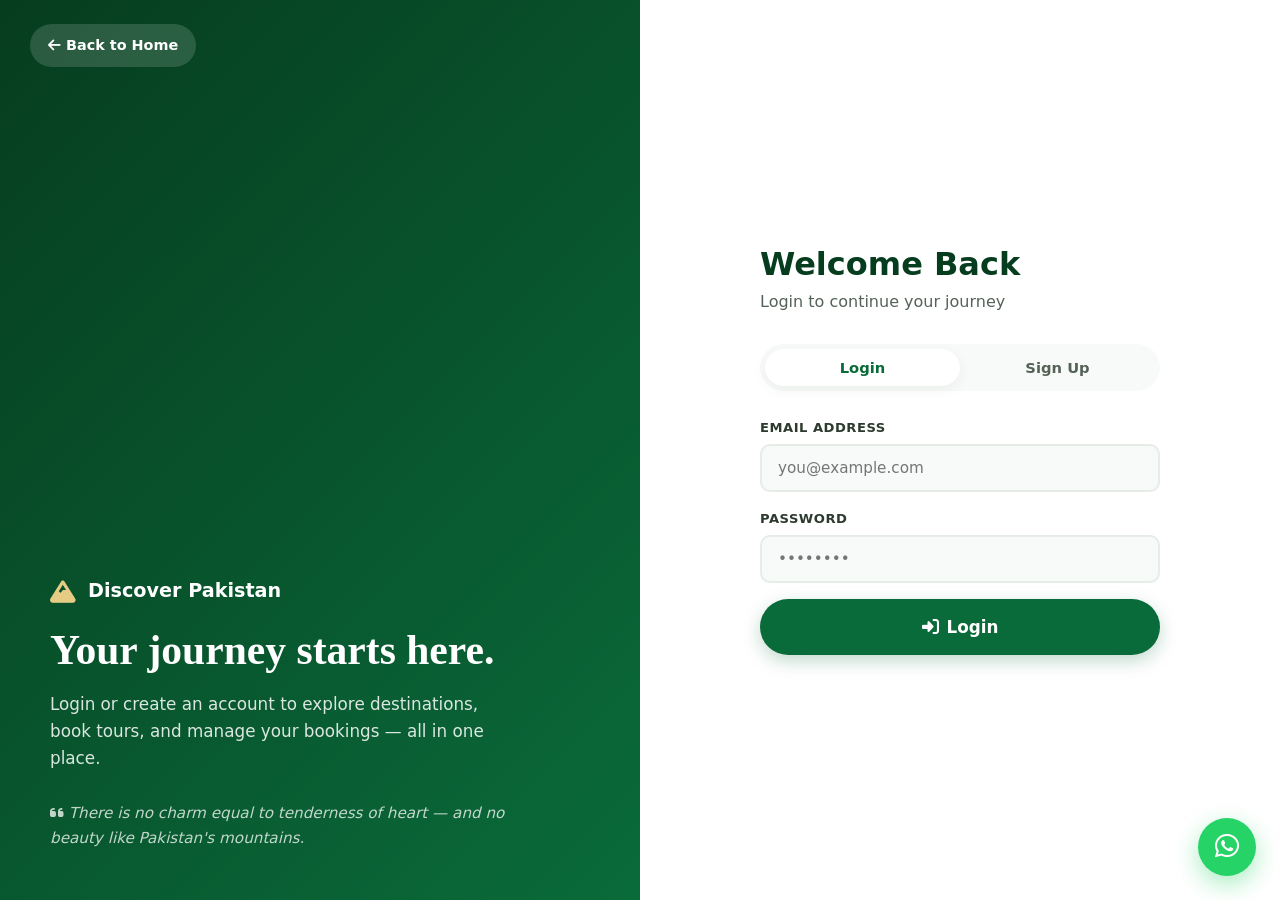
<file: login.html>
<!DOCTYPE html>
<html lang="en">
<head>
<meta charset="UTF-8">
<meta name="viewport" content="width=device-width, initial-scale=1.0">
<title>Login / Sign Up — Discover Pakistan</title>
<link rel="stylesheet" href="https://cdnjs.cloudflare.com/ajax/libs/font-awesome/6.5.0/css/all.min.css">
<link rel="stylesheet" href="css/style.css">
<style>
    .auth-page {
        min-height: 100vh;
        display: grid;
        grid-template-columns: 1fr 1fr;
    }
    .auth-visual {
        background: linear-gradient(135deg, var(--green-900), var(--green-700)),
                    url('https://images.unsplash.com/photo-1589553416260-f586c8f1514f?w=1200&q=80');
        background-size: cover;
        background-position: center;
        background-blend-mode: multiply;
        color: white;
        display: flex;
        flex-direction: column;
        justify-content: space-between;
        padding: 50px;
        position: relative;
    }
    .auth-visual h1 {
        font-family: var(--font-display);
        font-size: 2.6rem;
        color: white;
        line-height: 1.15;
        margin-bottom: 16px;
    }
    .auth-visual p { color: rgba(255,255,255,.85); font-size: 1.05rem; max-width: 460px; }
    .auth-visual .brand { display: flex; align-items: center; gap: 12px; font-size: 1.2rem; font-weight: 700; color: white; }
    .auth-visual .brand i { color: var(--gold-300); font-size: 1.6rem; }
    .auth-visual .quote { font-style: italic; color: rgba(255,255,255,.75); font-size: .95rem; }
    .auth-form-wrap {
        background: white;
        display: flex;
        align-items: center;
        justify-content: center;
        padding: 50px 30px;
    }
    .auth-form-inner { width: 100%; max-width: 400px; }
    .auth-form-inner h2 { font-size: 2rem; color: var(--green-900); margin-bottom: 6px; }
    .auth-form-inner .sub { color: var(--ink-500); margin-bottom: 30px; }
    .auth-tabs {
        display: flex;
        background: var(--bg);
        border-radius: var(--radius-pill);
        padding: 5px;
        margin-bottom: 26px;
    }
    .auth-tabs button {
        flex: 1;
        padding: 10px;
        border-radius: var(--radius-pill);
        font-weight: 700;
        font-size: .92rem;
        color: var(--ink-500);
        transition: .25s;
    }
    .auth-tabs button.active { background: white; color: var(--green-700); box-shadow: var(--shadow-sm); }
    .auth-form-inner .field-group { margin-bottom: 16px; }
    .back-home {
        position: absolute; top: 24px; left: 30px;
        color: white; font-weight: 600; font-size: .9rem;
        background: rgba(255,255,255,.15);
        padding: 10px 18px; border-radius: var(--radius-pill);
        backdrop-filter: blur(8px); transition: .25s;
    }
    .back-home:hover { background: rgba(255,255,255,.25); transform: translateX(-3px); }
    @media (max-width: 860px) {
        .auth-page { grid-template-columns: 1fr; }
        .auth-visual { display: none; }
    }
</style>
</head>
<body>

<div class="auth-page">
    <!-- Left visual -->
    <div class="auth-visual">
        <a href="index.html" class="back-home"><i class="fas fa-arrow-left"></i> Back to Home</a>
        <div></div>
        <div>
            <div class="brand" style="margin-bottom:20px;">
                <i class="fas fa-mountain"></i> Discover Pakistan
            </div>
            <h1>Your journey starts here.</h1>
            <p>Login or create an account to explore destinations, book tours, and manage your bookings — all in one place.</p>
            <p class="quote" style="margin-top:30px;">
                <i class="fas fa-quote-left"></i> There is no charm equal to tenderness of heart — and no beauty like Pakistan's mountains.
            </p>
        </div>
    </div>

    <!-- Right form -->
    <div class="auth-form-wrap">
        <div class="auth-form-inner">
            <h2 id="formTitle">Welcome Back</h2>
            <p class="sub" id="formSub">Login to continue your journey</p>

            <div class="auth-tabs">
                <button id="tabLogin" class="active" onclick="switchTab('login')">Login</button>
                <button id="tabSignup" onclick="switchTab('signup')">Sign Up</button>
            </div>

            <form id="pageAuthForm" onsubmit="return submitPageAuth(event)">
                <div class="field-group hidden" id="pageNameField">
                    <label>Full Name</label>
                    <input type="text" id="pageName" placeholder="Your full name">
                </div>
                <div class="field-group">
                    <label>Email Address</label>
                    <input type="email" id="pageEmail" placeholder="you@example.com" required>
                </div>
                <div class="field-group">
                    <label>Password</label>
                    <input type="password" id="pagePass" placeholder="••••••••" required minlength="6">
                </div>
                <button type="submit" class="btn btn-primary btn-block btn-lg" id="pageSubmit">
                    <i class="fas fa-sign-in-alt"></i> Login
                </button>
            </form>
        </div>
    </div>
</div>

<script src="js/api.js"></script>
<script src="js/main.js"></script>
<script>
let pageMode = 'login';

function switchTab(mode) {
    pageMode = mode;
    const isLogin = mode === 'login';
    document.getElementById('formTitle').textContent = isLogin ? 'Welcome Back' : 'Create Account';
    document.getElementById('formSub').textContent = isLogin ? 'Login to continue your journey' : 'Start your Pakistani adventure today';
    document.getElementById('pageNameField').classList.toggle('hidden', isLogin);
    document.getElementById('pageSubmit').innerHTML = isLogin
        ? '<i class="fas fa-sign-in-alt"></i> Login'
        : '<i class="fas fa-user-plus"></i> Create Account';
    document.getElementById('tabLogin').classList.toggle('active', isLogin);
    document.getElementById('tabSignup').classList.toggle('active', !isLogin);
}

function submitPageAuth(e) {
    e.preventDefault();
    const email = document.getElementById('pageEmail').value.trim();
    const pass = document.getElementById('pagePass').value;
    const name = document.getElementById('pageName').value.trim();

    try {
        if (pageMode === 'signup') {
            if (!name) throw new Error('Please enter your name');
            AUTH.signup(name, email, pass);
            showToast('Account created! Welcome 🎉', 'success');
        } else {
            AUTH.login(email, pass);
            showToast('Login successful!', 'success');
        }
        setTimeout(() => location.href = 'dashboard.html', 800);
    } catch (err) {
        showToast(err.message, 'error');
    }
    return false;
}
</script>
</body>
</html>
</file>
<file: css/style.css>
/* ============================================================
   DISCOVER PAKISTAN — SHARED STYLESHEET
   Palette: Emerald green + warm gold
   ============================================================ */

:root {
    --green-900: #063d1f;
    --green-700: #0a6b3a;
    --green-500: #12894a;
    --green-300: #4bb37a;
    --green-50:  #eaf6ee;

    --gold-700: #a07a2c;
    --gold-500: #c9a24c;
    --gold-300: #e6cb85;

    --ink-900: #101a12;
    --ink-700: #2c3a2f;
    --ink-500: #556258;
    --ink-300: #98a49b;
    --ink-100: #e6ede7;

    --bg: #f7faf8;
    --white: #ffffff;

    --shadow-sm: 0 4px 14px rgba(0, 40, 10, .05);
    --shadow-md: 0 10px 30px rgba(0, 40, 10, .08);
    --shadow-lg: 0 20px 50px rgba(0, 40, 10, .12);

    --radius-sm: 10px;
    --radius-md: 20px;
    --radius-lg: 32px;
    --radius-pill: 999px;

    --container: 1280px;

    --font: 'Segoe UI', Roboto, system-ui, -apple-system, sans-serif;
    --font-display: 'Georgia', 'Times New Roman', serif;
}

* { margin: 0; padding: 0; box-sizing: border-box; }

html { scroll-behavior: smooth; }

body {
    font-family: var(--font);
    background: var(--bg);
    color: var(--ink-900);
    line-height: 1.6;
    overflow-x: hidden;
    -webkit-font-smoothing: antialiased;
}

a { color: inherit; text-decoration: none; }
img { max-width: 100%; display: block; }
button { font-family: inherit; cursor: pointer; border: none; background: none; }
input, select, textarea { font-family: inherit; }

/* ---------- CONTAINER ---------- */
.container {
    width: 92%;
    max-width: var(--container);
    margin: 0 auto;
}

/* ---------- TYPOGRAPHY ---------- */
h1, h2, h3, h4 { font-weight: 700; line-height: 1.2; color: var(--ink-900); }
.display { font-family: var(--font-display); font-weight: 700; letter-spacing: -.5px; }
.section-title {
    font-size: clamp(1.8rem, 3.5vw, 2.6rem);
    text-align: center;
    margin-bottom: 8px;
    color: var(--green-900);
}
.section-sub {
    text-align: center;
    color: var(--ink-500);
    font-size: 1.05rem;
    max-width: 640px;
    margin: 0 auto 42px;
}

/* ---------- BUTTONS ---------- */
.btn {
    display: inline-flex;
    align-items: center;
    justify-content: center;
    gap: 8px;
    padding: 13px 28px;
    border-radius: var(--radius-pill);
    font-weight: 600;
    font-size: .95rem;
    cursor: pointer;
    transition: all .25s ease;
    border: 2px solid transparent;
    text-align: center;
    white-space: nowrap;
}
.btn-primary {
    background: var(--green-700);
    color: white;
    box-shadow: 0 6px 18px rgba(10, 107, 58, .25);
}
.btn-primary:hover {
    background: var(--green-900);
    transform: translateY(-3px);
    box-shadow: 0 12px 28px rgba(10, 107, 58, .35);
}
.btn-gold {
    background: var(--gold-500);
    color: var(--green-900);
    box-shadow: 0 6px 18px rgba(201, 162, 76, .3);
}
.btn-gold:hover {
    background: var(--gold-300);
    transform: translateY(-3px);
    box-shadow: 0 12px 28px rgba(201, 162, 76, .45);
}
.btn-outline {
    background: transparent;
    color: var(--green-700);
    border-color: var(--green-700);
}
.btn-outline:hover {
    background: var(--green-700);
    color: white;
    transform: translateY(-3px);
}
.btn-ghost {
    background: rgba(255,255,255,.9);
    color: var(--green-900);
    backdrop-filter: blur(6px);
}
.btn-ghost:hover { background: white; transform: translateY(-3px); }
.btn-sm { padding: 9px 18px; font-size: .85rem; }
.btn-lg { padding: 16px 38px; font-size: 1.05rem; }
.btn-block { width: 100%; }

/* ---------- TOP BAR ---------- */
.topbar {
    background: var(--green-900);
    color: #d4e8d9;
    font-size: .82rem;
    padding: 8px 0;
}
.topbar-inner {
    display: flex;
    align-items: center;
    justify-content: space-between;
    flex-wrap: wrap;
    gap: 10px;
}
.topbar-left, .topbar-right { display: flex; align-items: center; gap: 18px; flex-wrap: wrap; }
.topbar i { color: var(--gold-300); margin-right: 6px; }
.topbar a { color: #d4e8d9; transition: .2s; }
.topbar a:hover { color: var(--gold-300); }

/* ---------- HEADER / NAVBAR ---------- */
.site-header {
    background: white;
    box-shadow: var(--shadow-sm);
    position: sticky;
    top: 0;
    z-index: 100;
}
.header-inner {
    display: flex;
    align-items: center;
    justify-content: space-between;
    gap: 20px;
    padding: 14px 0;
}
.logo img { height: 52px; width: auto; transition: .3s; }
.logo img:hover { transform: scale(1.04); }

.nav {
    display: flex;
    align-items: center;
    gap: 28px;
}
.nav a {
    color: var(--ink-700);
    font-weight: 500;
    font-size: .98rem;
    padding: 8px 2px;
    position: relative;
    transition: color .2s;
}
.nav a:hover, .nav a.active { color: var(--green-700); }
.nav a::after {
    content: '';
    position: absolute;
    left: 0; right: 0; bottom: 0;
    height: 3px;
    background: var(--gold-500);
    border-radius: 3px;
    transform: scaleX(0);
    transform-origin: left;
    transition: transform .25s;
}
.nav a:hover::after, .nav a.active::after { transform: scaleX(1); }

.header-actions { display: flex; align-items: center; gap: 10px; }

.menu-toggle {
    display: none;
    font-size: 1.4rem;
    color: var(--green-700);
    padding: 8px 12px;
    border-radius: 12px;
    background: var(--green-50);
}

/* Mobile nav */
@media (max-width: 900px) {
    .menu-toggle { display: block; }
    .nav {
        position: fixed;
        inset: 0 0 0 auto;
        width: min(320px, 80vw);
        background: white;
        flex-direction: column;
        align-items: flex-start;
        justify-content: flex-start;
        padding: 90px 28px 40px;
        gap: 8px;
        box-shadow: -20px 0 60px rgba(0,30,10,.15);
        transform: translateX(105%);
        transition: transform .3s ease;
        z-index: 200;
        overflow-y: auto;
    }
    .nav.open { transform: translateX(0); }
    .nav a { width: 100%; padding: 14px 0; font-size: 1.1rem; border-bottom: 1px solid var(--ink-100); }
    .nav a::after { display: none; }
    .nav-close {
        position: absolute;
        top: 20px; right: 20px;
        font-size: 1.6rem;
        color: var(--ink-500);
    }
}

/* ---------- HERO ---------- */
.hero {
    position: relative;
    min-height: 78vh;
    display: flex;
    align-items: center;
    justify-content: center;
    text-align: center;
    color: white;
    overflow: hidden;
    background: linear-gradient(135deg, var(--green-900), var(--green-700));
}
.hero-bg {
    position: absolute;
    inset: 0;
    background-size: cover;
    background-position: center;
    filter: brightness(.55) saturate(1.05);
    z-index: 1;
}
.hero::after {
    content: '';
    position: absolute;
    inset: 0;
    background: linear-gradient(180deg, rgba(6,61,31,.2), rgba(6,61,31,.6));
    z-index: 2;
}
.hero-inner {
    position: relative;
    z-index: 3;
    max-width: 860px;
    padding: 60px 20px;
}
.hero-tag {
    display: inline-block;
    background: rgba(255,255,255,.15);
    backdrop-filter: blur(10px);
    border: 1px solid rgba(255,255,255,.25);
    color: var(--gold-300);
    padding: 8px 20px;
    border-radius: var(--radius-pill);
    font-size: .85rem;
    letter-spacing: 2px;
    text-transform: uppercase;
    font-weight: 600;
    margin-bottom: 22px;
}
.hero h1 {
    font-family: var(--font-display);
    font-size: clamp(2.2rem, 6vw, 4.2rem);
    color: white;
    line-height: 1.05;
    margin-bottom: 18px;
}
.hero p {
    font-size: clamp(1rem, 1.6vw, 1.2rem);
    color: rgba(255,255,255,.9);
    max-width: 620px;
    margin: 0 auto 34px;
}
.hero-actions { display: flex; gap: 14px; flex-wrap: wrap; justify-content: center; }

/* ---------- QUICK SEARCH BAR ---------- */
.quick-search {
    background: white;
    border-radius: var(--radius-lg);
    padding: 22px;
    box-shadow: var(--shadow-lg);
    max-width: 960px;
    margin: -60px auto 0;
    position: relative;
    z-index: 5;
    display: grid;
    grid-template-columns: 1.2fr 1fr 1fr auto;
    gap: 14px;
}
.quick-search .field { display: flex; flex-direction: column; gap: 6px; }
.quick-search label { font-size: .78rem; font-weight: 700; color: var(--green-700); text-transform: uppercase; letter-spacing: .8px; }
.quick-search input,
.quick-search select {
    padding: 12px 16px;
    border-radius: var(--radius-sm);
    border: 2px solid var(--ink-100);
    font-size: .95rem;
    outline: none;
    transition: .2s;
    background: var(--bg);
}
.quick-search input:focus,
.quick-search select:focus { border-color: var(--green-500); background: white; }
.quick-search .btn { align-self: end; padding: 13px 32px; }
@media (max-width: 780px) {
    .quick-search { grid-template-columns: 1fr; margin-top: -40px; }
}

/* ---------- FEATURE STRIP ---------- */
.features {
    padding: 70px 0 40px;
}
.features-grid {
    display: grid;
    grid-template-columns: repeat(auto-fit, minmax(220px, 1fr));
    gap: 24px;
}
.feature {
    background: white;
    border-radius: var(--radius-md);
    padding: 30px 24px;
    text-align: center;
    box-shadow: var(--shadow-sm);
    transition: .3s;
    border: 1px solid var(--ink-100);
}
.feature:hover { transform: translateY(-6px); box-shadow: var(--shadow-md); border-color: var(--green-300); }
.feature-icon {
    width: 62px; height: 62px;
    margin: 0 auto 16px;
    border-radius: 18px;
    background: linear-gradient(135deg, var(--green-50), #d9f0e0);
    display: flex; align-items: center; justify-content: center;
    font-size: 1.6rem;
    color: var(--green-700);
}
.feature h3 { font-size: 1.1rem; margin-bottom: 6px; }
.feature p { color: var(--ink-500); font-size: .92rem; }

/* ---------- DESTINATION / TOUR CARDS ---------- */
.card-grid {
    display: grid;
    grid-template-columns: repeat(auto-fill, minmax(290px, 1fr));
    gap: 26px;
}

.card {
    background: white;
    border-radius: var(--radius-md);
    overflow: hidden;
    box-shadow: var(--shadow-sm);
    transition: .35s ease;
    display: flex;
    flex-direction: column;
    border: 1px solid var(--ink-100);
    position: relative;
}
.card:hover { transform: translateY(-8px); box-shadow: var(--shadow-lg); }

.card-img {
    position: relative;
    height: 220px;
    overflow: hidden;
}
.card-img img {
    width: 100%; height: 100%;
    object-fit: cover;
    transition: transform .6s ease;
}
.card:hover .card-img img { transform: scale(1.08); }
.card-badge {
    position: absolute;
    top: 14px; left: 14px;
    background: var(--gold-500);
    color: var(--green-900);
    padding: 6px 14px;
    border-radius: var(--radius-pill);
    font-size: .75rem;
    font-weight: 700;
    letter-spacing: .5px;
    text-transform: uppercase;
}
.card-fav {
    position: absolute;
    top: 14px; right: 14px;
    width: 40px; height: 40px;
    background: rgba(255,255,255,.9);
    backdrop-filter: blur(6px);
    border-radius: 50%;
    display: flex; align-items: center; justify-content: center;
    color: var(--ink-500);
    font-size: 1rem;
    transition: .2s;
}
.card-fav:hover { background: white; color: #e0435c; transform: scale(1.1); }
.card-fav.active { color: #e0435c; }

.card-body { padding: 20px 22px 22px; flex: 1; display: flex; flex-direction: column; }
.card-loc {
    font-size: .82rem;
    color: var(--green-700);
    font-weight: 600;
    letter-spacing: .5px;
    text-transform: uppercase;
    margin-bottom: 6px;
    display: flex;
    align-items: center;
    gap: 6px;
}
.card-title {
    font-size: 1.2rem;
    margin-bottom: 8px;
    color: var(--ink-900);
    font-weight: 700;
}
.card-desc {
    color: var(--ink-500);
    font-size: .92rem;
    margin-bottom: 16px;
    flex: 1;
}
.card-meta {
    display: flex;
    align-items: center;
    justify-content: space-between;
    padding-top: 16px;
    border-top: 1px solid var(--ink-100);
    gap: 10px;
}
.card-price {
    font-size: 1.15rem;
    font-weight: 700;
    color: var(--green-700);
}
.card-price small { font-size: .78rem; color: var(--ink-500); font-weight: 500; }
.card-rating { color: var(--gold-700); font-size: .88rem; font-weight: 600; }
.card-rating i { color: var(--gold-500); margin-right: 3px; }

/* ---------- SECTION SPACING ---------- */
.section { padding: 80px 0; }
.section-sm { padding: 50px 0; }
.section-alt { background: white; }
.section-green {
    background: linear-gradient(135deg, var(--green-900), var(--green-700));
    color: white;
}
.section-green .section-title, .section-green h2 { color: white; }
.section-green .section-sub { color: rgba(255,255,255,.8); }

.section-header {
    display: flex;
    align-items: flex-end;
    justify-content: space-between;
    margin-bottom: 40px;
    gap: 20px;
    flex-wrap: wrap;
}
.section-header .section-title { text-align: left; margin: 0; }
.section-header .section-sub { text-align: left; margin: 6px 0 0; }

/* ---------- FOOTER ---------- */
.site-footer {
    background: var(--green-900);
    color: #cfe8d6;
    padding: 70px 0 0;
    margin-top: 80px;
}
.footer-grid {
    display: grid;
    grid-template-columns: 1.4fr 1fr 1fr 1.4fr;
    gap: 40px;
    padding-bottom: 50px;
}
.footer-col h4 {
    color: var(--gold-300);
    font-size: 1rem;
    letter-spacing: 1px;
    text-transform: uppercase;
    margin-bottom: 20px;
    font-weight: 700;
}
.footer-col p, .footer-col a {
    color: #cfe8d6;
    font-size: .92rem;
    line-height: 2;
    display: block;
    transition: .2s;
}
.footer-col a:hover { color: var(--gold-300); padding-left: 4px; }
.footer-logo { color: white; font-family: var(--font-display); font-size: 1.5rem; margin-bottom: 12px; }
.footer-logo span { color: var(--gold-300); }
.footer-contact { display: flex; flex-direction: column; gap: 8px; }
.footer-contact i { color: var(--gold-300); margin-right: 8px; width: 16px; }

.footer-social {
    display: flex;
    gap: 10px;
    margin-top: 16px;
}
.footer-social a {
    width: 38px; height: 38px;
    border-radius: 50%;
    background: rgba(255,255,255,.08);
    display: flex;
    align-items: center;
    justify-content: center;
    color: white;
    transition: .25s;
    padding: 0;
}
.footer-social a:hover { background: var(--gold-500); color: var(--green-900); transform: translateY(-3px); padding: 0; }

/* Newsletter */
.newsletter {
    display: flex;
    gap: 8px;
    margin-top: 12px;
}
.newsletter input {
    flex: 1;
    padding: 12px 16px;
    border-radius: var(--radius-pill);
    border: 1px solid rgba(255,255,255,.15);
    background: rgba(255,255,255,.06);
    color: white;
    font-size: .9rem;
    outline: none;
    transition: .2s;
}
.newsletter input::placeholder { color: #8fb79c; }
.newsletter input:focus { border-color: var(--gold-500); background: rgba(255,255,255,.1); }
.newsletter button {
    background: var(--gold-500);
    color: var(--green-900);
    padding: 12px 20px;
    border-radius: var(--radius-pill);
    font-weight: 700;
    font-size: .88rem;
    transition: .25s;
}
.newsletter button:hover { background: var(--gold-300); transform: translateY(-2px); }

.footer-bottom {
    border-top: 1px solid rgba(255,255,255,.08);
    padding: 22px 0;
    text-align: center;
    font-size: .85rem;
    color: #94b8a2;
}
.footer-bottom a { color: var(--gold-300); }

@media (max-width: 900px) {
    .footer-grid { grid-template-columns: 1fr 1fr; gap: 30px; }
}
@media (max-width: 560px) {
    .footer-grid { grid-template-columns: 1fr; }
}

/* ---------- WHATSAPP FLOATING BUTTON ---------- */
.whatsapp-float {
    position: fixed;
    bottom: 24px;
    right: 24px;
    width: 58px;
    height: 58px;
    background: #25D366;
    color: white;
    border-radius: 50%;
    display: flex;
    align-items: center;
    justify-content: center;
    font-size: 1.7rem;
    box-shadow: 0 8px 24px rgba(37, 211, 102, .4);
    z-index: 500;
    transition: .3s;
    animation: pulse-wa 2s infinite;
}
.whatsapp-float:hover { transform: scale(1.1) rotate(6deg); }
@keyframes pulse-wa {
    0%, 100% { box-shadow: 0 8px 24px rgba(37, 211, 102, .4); }
    50% { box-shadow: 0 8px 24px rgba(37, 211, 102, .4), 0 0 0 14px rgba(37, 211, 102, .12); }
}
.whatsapp-tooltip {
    position: fixed;
    bottom: 34px;
    right: 96px;
    background: white;
    color: var(--ink-900);
    padding: 8px 16px;
    border-radius: var(--radius-pill);
    font-size: .85rem;
    font-weight: 600;
    box-shadow: var(--shadow-md);
    opacity: 0;
    transform: translateX(10px);
    transition: .3s;
    pointer-events: none;
    z-index: 499;
    white-space: nowrap;
}
.whatsapp-float:hover + .whatsapp-tooltip { opacity: 1; transform: translateX(0); }

/* ---------- MODAL (LOGIN/SIGNUP) ---------- */
.modal-backdrop {
    position: fixed;
    inset: 0;
    background: rgba(6, 30, 15, .65);
    backdrop-filter: blur(6px);
    display: none;
    align-items: center;
    justify-content: center;
    z-index: 1000;
    padding: 20px;
}
.modal-backdrop.active { display: flex; }
.modal {
    background: white;
    border-radius: var(--radius-lg);
    width: 100%;
    max-width: 440px;
    padding: 40px 36px;
    box-shadow: 0 40px 100px rgba(0,20,0,.4);
    animation: popIn .35s ease;
    position: relative;
}
@keyframes popIn {
    from { opacity: 0; transform: translateY(24px) scale(.96); }
    to { opacity: 1; transform: none; }
}
.modal-close {
    position: absolute;
    top: 16px; right: 20px;
    font-size: 1.3rem;
    color: var(--ink-300);
    width: 36px; height: 36px;
    border-radius: 50%;
    display: flex; align-items: center; justify-content: center;
    transition: .2s;
}
.modal-close:hover { background: var(--ink-100); color: var(--ink-900); transform: rotate(90deg); }
.modal h3 { font-size: 1.7rem; margin-bottom: 6px; color: var(--green-900); }
.modal .sub { color: var(--ink-500); font-size: .92rem; margin-bottom: 24px; }

.field-group { margin-bottom: 16px; }
.field-group label {
    display: block;
    font-size: .82rem;
    font-weight: 700;
    color: var(--ink-700);
    text-transform: uppercase;
    letter-spacing: .5px;
    margin-bottom: 6px;
}
.field-group input, .field-group select, .field-group textarea {
    width: 100%;
    padding: 13px 16px;
    border-radius: var(--radius-sm);
    border: 2px solid var(--ink-100);
    font-size: .95rem;
    outline: none;
    transition: .2s;
    background: var(--bg);
    color: var(--ink-900);
}
.field-group input:focus, .field-group select:focus, .field-group textarea:focus {
    border-color: var(--green-500);
    background: white;
    box-shadow: 0 0 0 4px rgba(18, 137, 74, .1);
}
.field-row { display: grid; grid-template-columns: 1fr 1fr; gap: 12px; }

.modal-switch {
    text-align: center;
    font-size: .9rem;
    color: var(--ink-500);
    margin-top: 20px;
}
.modal-switch a { color: var(--green-700); font-weight: 700; cursor: pointer; }
.modal-switch a:hover { text-decoration: underline; }

@media (max-width: 460px) {
    .modal { padding: 30px 22px; }
    .field-row { grid-template-columns: 1fr; }
}

/* ---------- BREADCRUMB ---------- */
.breadcrumb {
    padding: 20px 0;
    font-size: .88rem;
    color: var(--ink-500);
}
.breadcrumb a { color: var(--green-700); font-weight: 600; }
.breadcrumb a:hover { text-decoration: underline; }
.breadcrumb span { margin: 0 8px; color: var(--ink-300); }

/* ---------- FILTERS ---------- */
.filters {
    display: flex;
    flex-wrap: wrap;
    gap: 10px;
    margin-bottom: 30px;
    justify-content: center;
}
.filter-chip {
    padding: 10px 20px;
    border-radius: var(--radius-pill);
    background: white;
    border: 2px solid var(--ink-100);
    color: var(--ink-700);
    font-weight: 600;
    font-size: .88rem;
    cursor: pointer;
    transition: .25s;
}
.filter-chip:hover { border-color: var(--green-300); color: var(--green-700); }
.filter-chip.active {
    background: var(--green-700);
    color: white;
    border-color: var(--green-700);
}

/* ---------- EMPTY / LOADING STATES ---------- */
.loading {
    text-align: center;
    padding: 60px 20px;
    color: var(--ink-500);
}
.spinner {
    width: 44px; height: 44px;
    border: 3px solid var(--ink-100);
    border-top-color: var(--green-700);
    border-radius: 50%;
    margin: 0 auto 16px;
    animation: spin .8s linear infinite;
}
@keyframes spin { to { transform: rotate(360deg); } }
.empty {
    text-align: center;
    padding: 60px 20px;
    color: var(--ink-500);
}
.empty i { font-size: 3rem; color: var(--ink-300); margin-bottom: 16px; display: block; }

/* ---------- UTILITIES ---------- */
.text-center { text-align: center; }
.mt-0 { margin-top: 0; } .mt-1 { margin-top: 8px; } .mt-2 { margin-top: 16px; } .mt-3 { margin-top: 24px; }
.mb-0 { margin-bottom: 0; } .mb-1 { margin-bottom: 8px; } .mb-2 { margin-bottom: 16px; } .mb-3 { margin-bottom: 24px; }
.hidden { display: none !important; }

/* ---------- SCROLLBAR ---------- */
::-webkit-scrollbar { width: 10px; }
::-webkit-scrollbar-track { background: var(--bg); }
::-webkit-scrollbar-thumb { background: var(--green-300); border-radius: 10px; }
::-webkit-scrollbar-thumb:hover { background: var(--green-700); }

/* ---------- USER MENU (Dashboard dropdown) ---------- */
.user-menu { position: relative; }
.user-menu-btn {
    display: flex;
    align-items: center;
    gap: 8px;
    padding: 6px 14px 6px 6px;
    background: var(--green-50);
    border-radius: var(--radius-pill);
    font-weight: 600;
    font-size: .88rem;
    color: var(--green-900);
    transition: .25s;
    cursor: pointer;
}
.user-menu-btn:hover { background: #d9f0e0; }
.user-avatar {
    width: 32px;
    height: 32px;
    border-radius: 50%;
    background: linear-gradient(135deg, var(--green-700), var(--green-500));
    color: white;
    display: flex;
    align-items: center;
    justify-content: center;
    font-weight: 700;
    font-size: .88rem;
}
.user-name { font-weight: 600; color: var(--green-900); }
@media (max-width: 600px) { .user-name { display: none; } }

.user-dropdown {
    position: absolute;
    top: calc(100% + 10px);
    right: 0;
    min-width: 220px;
    background: white;
    border-radius: var(--radius-md);
    box-shadow: 0 20px 50px rgba(0,30,10,.15);
    border: 1px solid var(--ink-100);
    padding: 8px;
    opacity: 0;
    transform: translateY(-8px);
    pointer-events: none;
    transition: .25s;
    z-index: 300;
}
.user-dropdown.open { opacity: 1; transform: none; pointer-events: auto; }
.user-dropdown a {
    display: flex;
    align-items: center;
    gap: 12px;
    padding: 11px 14px;
    border-radius: 10px;
    color: var(--ink-700);
    font-size: .9rem;
    font-weight: 500;
    transition: .2s;
    cursor: pointer;
}
.user-dropdown a:hover { background: var(--green-50); color: var(--green-900); }
.user-dropdown a i { width: 16px; color: var(--green-700); }
.dropdown-divider {
    height: 1px;
    background: var(--ink-100);
    margin: 6px 4px;
}

/* Dashboard link for mobile nav */
@media (max-width: 900px) {
    .user-menu-btn { padding: 6px; }
}
</file>
